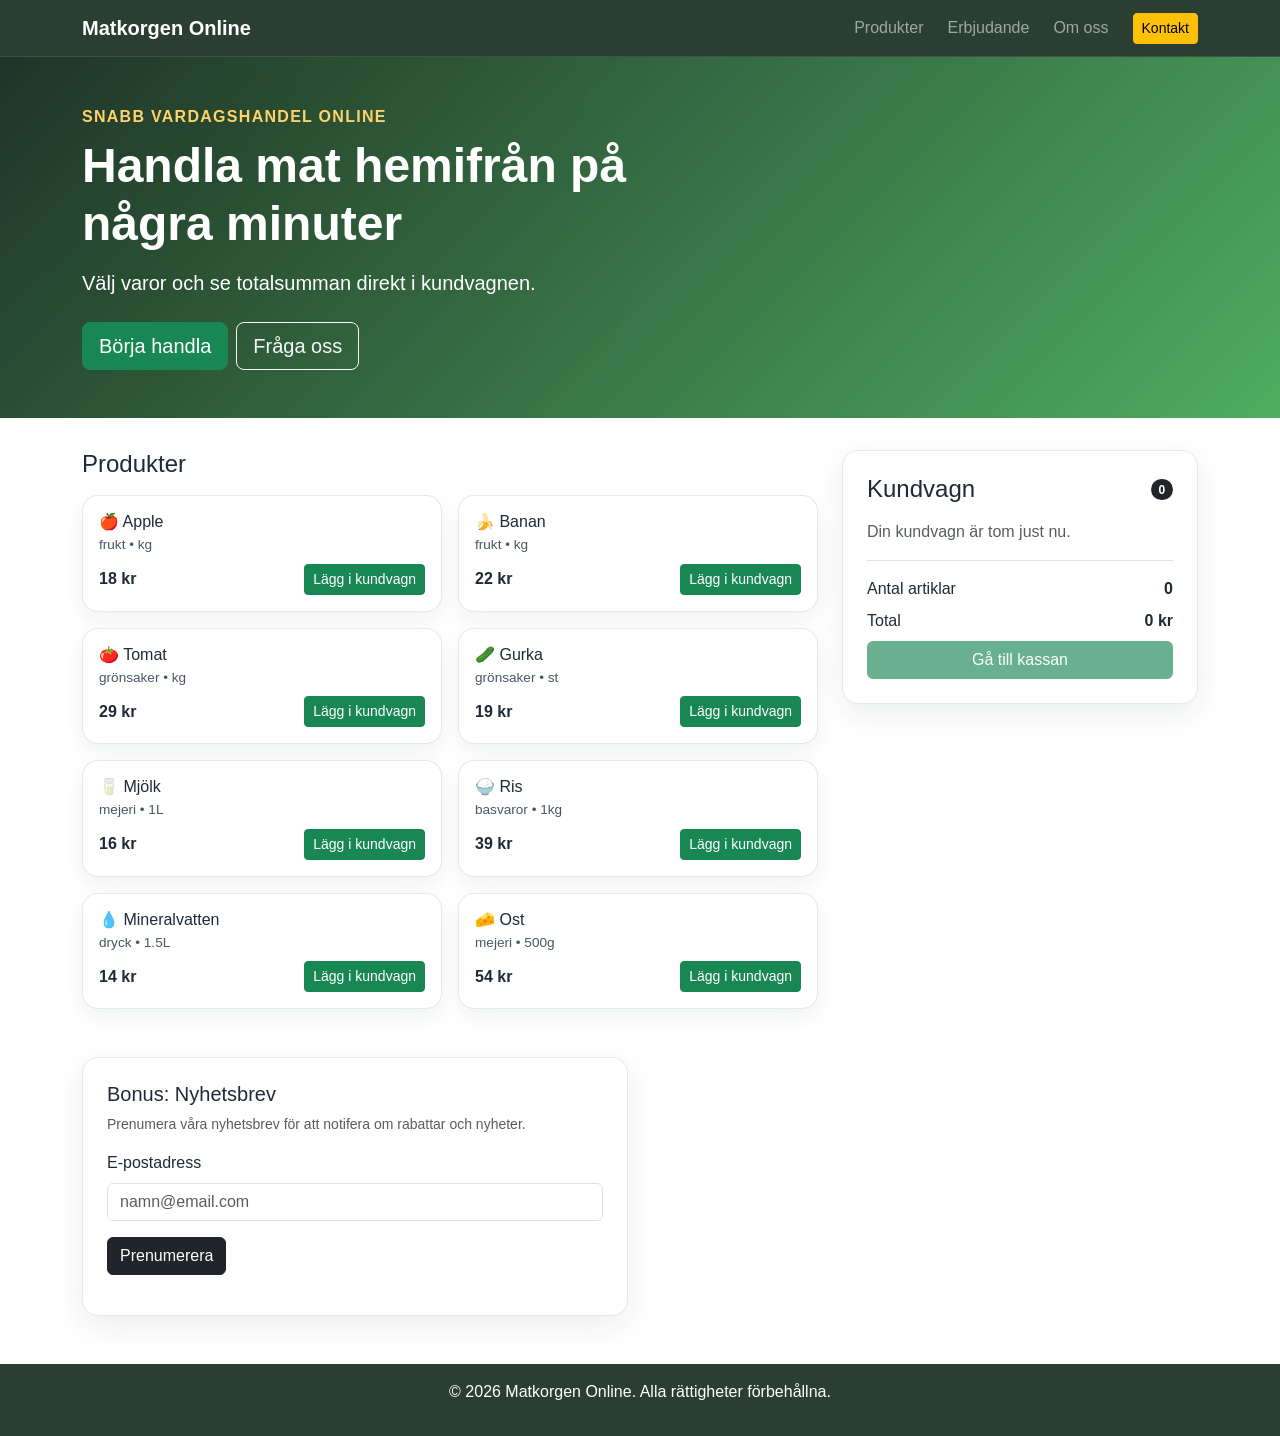
<file: index.html>
﻿<!DOCTYPE html>
<html lang="sv">

<head>
    <meta charset="UTF-8">
    <meta name="viewport" content="width=device-width, initial-scale=1.0">

    <!-- SEO-->
    <meta name="description" content="Interaktiv grocery online shopping-webbplats med kundvagn och kontaktformulär.">
    <meta name="keywords" content="Podukter, shopping-webbplats, Beställning, Leverans.">
    <meta name="author" content="Matkorgen Online">
    <meta name="robots" content="index, follow">
    <title>Matkorgen-Online</title>

    <!-- bootstrap css CDN-Link-->
    <link href="https://cdn.jsdelivr.net/npm/bootstrap@5.3.3/dist/css/bootstrap.min.css" rel="stylesheet">

    <link rel="stylesheet" href="style.css">
    <script src="script.js"></script>
</head>

<body>
    <!-- Navbar -->
    <nav class="navbar navbar-expand-lg sticky-top navbar-dark glass-nav">
        <div class="container">
            <a class="navbar-brand fw-bold" href="index.html">Matkorgen Online</a>
            <button class="navbar-toggler" type="button" data-bs-toggle="collapse" data-bs-target="#mainNav">
                <span class="navbar-toggler-icon"></span>
            </button>
            <div class="collapse navbar-collapse" id="mainNav">
                <ul class="navbar-nav ms-auto align-items-lg-center gap-lg-2">
                    <li class="nav-item">
                        <a class="nav-link" href="#produkter">Produkter</a>
                    </li>
                    <li class="nav-item">
                        <a class="nav-link" href="#">Erbjudande</a>
                    </li>
                    <li class="nav-item">
                        <a class="nav-link" href="#">Om oss</a>
                    </li>
                    <li class="nav-item">
                        <a class="btn btn-warning btn-sm ms-lg-2" href="contact.html">Kontakt</a>
                    </li>
                </ul>
            </div>
        </div>
    </nav>

    <!-- Header card -->
    <header class="hero-section py-5" style="margin-bottom: 2rem;">
        <div class="container">
            <div class="row align-items-center g-4">
                <div class="col-lg-7">
                    <p class="text-uppercase fw-semibold hero-kicker mb-2">Snabb vardagshandel online</p>
                    <h1 class="display-5 fw-bold mb-3">Handla mat hemifrån på några minuter</h1>
                    <p class="lead mb-4">
                        Välj varor och se totalsumman direkt i kundvagnen.
                    </p>
                    <div class="d-flex flex-wrap gap-2">
                        <a href="#produkter" class="btn btn-success btn-lg">Börja handla</a>
                        <a href="contact.html" class="btn btn-outline-light btn-lg">Fråga oss</a>
                    </div>
                </div>
            </div>
        </div>
    </header>

    <!-- Main card -->
    <main class="pb-5">
        <section id="produkter" class="container">
            <div class="row g-4">
                <div class="col-lg-8">
                    <div class="d-flex justify-content-between align-items-center mb-3">
                        <h2 class="h4 mb-0">Produkter</h2>
                    </div>
                    <div class="row g-3" id="productList" aria-live="polite"></div>
                </div>

                <div class="col-lg-4">
                    <aside class="cart-panel p-3 p-md-4">
                        <div class="d-flex justify-content-between align-items-center mb-3">
                            <h2 class="h4 mb-0">Kundvagn</h2>
                            <span class="badge rounded-pill text-bg-dark" id="cartBadge">0</span>
                        </div>

                        <div id="cartItems" class="cart-items mb-3">
                            <p class="text-muted mb-0">Din kundvagn är tom just nu.</p>
                        </div>

                        <div class="cart-summary border-top pt-3">
                            <div class="d-flex justify-content-between mb-2">
                                <span>Antal artiklar</span>
                                <strong id="cartItemCount">0</strong>
                            </div>
                            <div class="d-flex justify-content-between mb-2">
                                <span>Total</span>
                                <strong id="cartTotal">0 kr</strong>
                            </div>
                            <div class="d-grid gap-2">
                                <button type="button" id="checkoutBtn" class="btn btn-success" data-bs-toggle="modal"
                                    data-bs-target="#checkoutModal" disabled>Gå till kassan</button>
                            </div>
                        </div>
                    </aside>
                </div>
            </div>
        </section>

        <!-- Bonus -->
        <section id="om-oss" class="container mt-5">
            <div class="row g-4">
                <div class="col-md-6">
                    <form id="newsletterForm" class="info-card p-4 h-100">
                        <h3 class="h5">Bonus: Nyhetsbrev</h3>
                        <p class="text-muted small">Prenumera våra nyhetsbrev för att notifera om rabattar och nyheter.</p>
                        <label for="newsletterEmail" class="form-label">E-postadress</label>
                        <input type="email" id="newsletterEmail" class="form-control mb-3" placeholder="namn@email.com"
                            required>
                        <button type="submit" class="btn btn-dark">Prenumerera</button>
                        <p id="newsletterMessage" class="small mt-3 mb-0" aria-live="polite"></p>
                    </form>
                </div>
            </div>
        </section>

        <!-- Sammanfattning -->
        <section>
            <div class="modal fade" id="checkoutModal" tabindex="-1" aria-labelledby="checkoutModalLabel"
                aria-hidden="true">
                <div class="modal-dialog modal-dialog-centered">
                    <div class="modal-content">
                        <div class="modal-header">
                            <h2 class="modal-title fs-5" id="checkoutModalLabel">Kassasammanfattning</h2>
                            <button type="button" class="btn-close" data-bs-dismiss="modal" aria-label="Stäng"></button>
                        </div>
                        <div class="modal-body">
                            <div id="checkoutSummary"></div>
                        </div>
                        <div class="modal-footer">
                            <button type="button" class="btn btn-secondary" data-bs-dismiss="modal">Stäng</button>
                            <button type="button" id="confirmOrderBtn" class="btn btn-success">Bekräfta order</button>
                        </div>
                    </div>
                </div>
            </div>
        </section>
    </main>

    <!-- Footer -->
    <footer style="background-color: #132a1fe6;">
        <div class="text-center p-3" style="color: white;">
            <p> &copy; 2026 Matkorgen Online. Alla rättigheter förbehållna.</p>
        </div>
    </footer>

    <!-- Bootstrap JavaScript-->
    <script src="https://cdn.jsdelivr.net/npm/bootstrap@5.3.3/dist/js/bootstrap.bundle.min.js"></script>

</body>
</html>
</file>
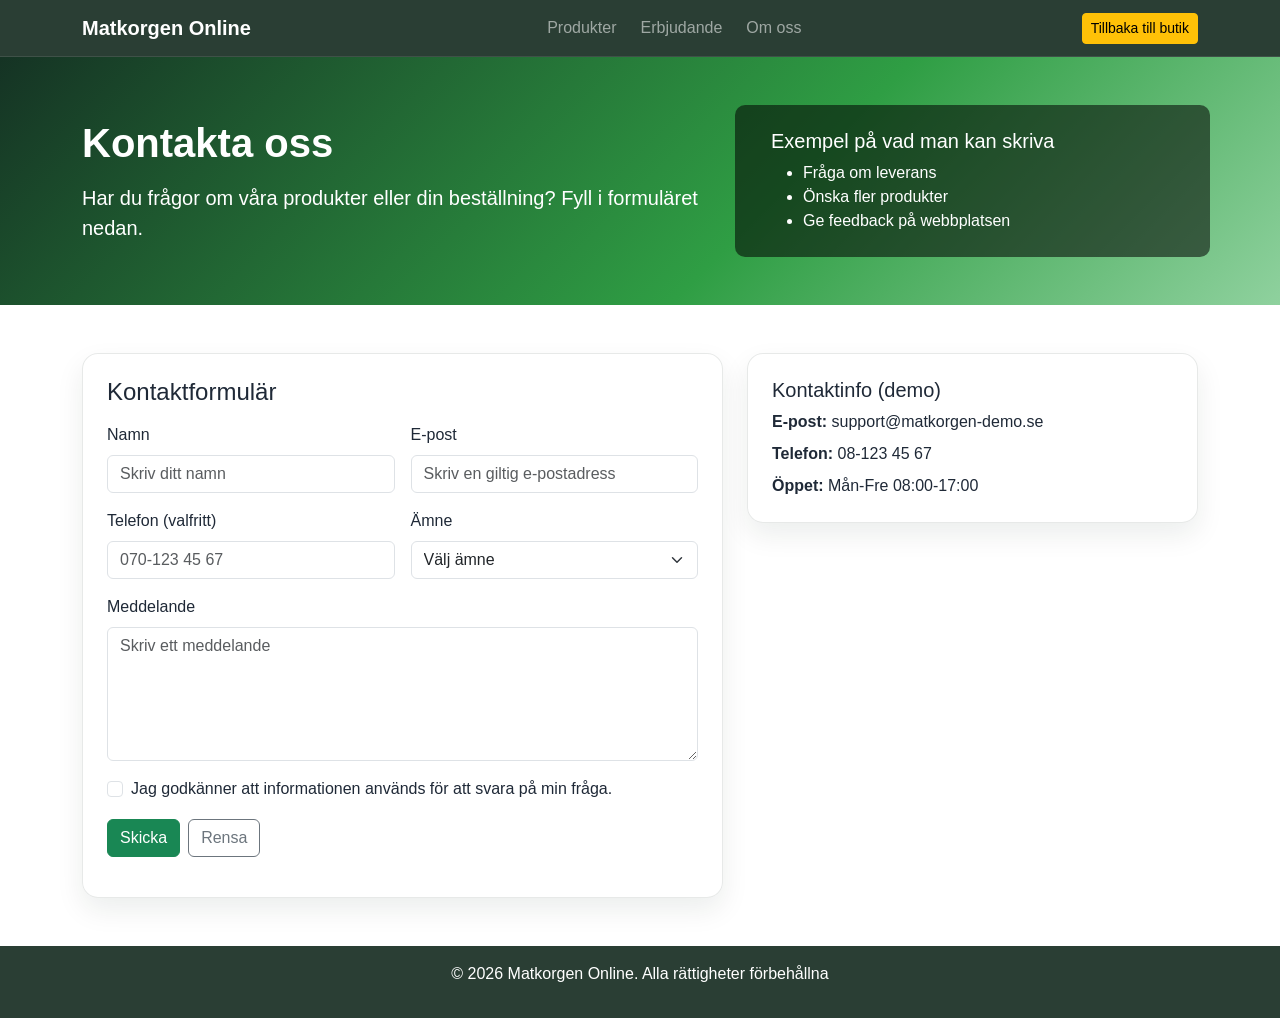
<file: contact.html>
﻿<!DOCTYPE html>
<html lang="sv">

<head>
    <meta charset="UTF-8">
    <meta name="viewport" content="width=device-width, initial-scale=1.0">

    <!-- SEO-->
    <meta name="description" content="Kontaktformulär för MatKorgen Online.">
    <title>Kontakt | MatKorgen Online</title>

    <!-- Bootstrap CSS-->
    <link href="https://cdn.jsdelivr.net/npm/bootstrap@5.3.3/dist/css/bootstrap.min.css" rel="stylesheet">
    <link rel="stylesheet" href="style.css">
    <script src="contact.js"></script>
</head>

<body>
    <!-- Navbar -->
    <nav class="navbar navbar-expand-lg sticky-top navbar-dark glass-nav">
        <div class="container">
            <a class="navbar-brand fw-bold" href="index.html">Matkorgen Online</a>
            <button class="navbar-toggler" type="button" data-bs-toggle="collapse" data-bs-target="#mainNav">
                <span class="navbar-toggler-icon"></span>
            </button>
            <div class="collapse navbar-collapse" id="mainNav">
                <ul class="navbar-nav ms-auto align-items-lg-center gap-lg-2">
                    <li class="nav-item">
                        <a class="nav-link" href="index.html#produkter">Produkter</a>
                    </li>
                    <li class="nav-item">
                        <a class="nav-link" href="#">Erbjudande</a>
                    </li>
                    <li class="nav-item">
                        <a class="nav-link" href="#">Om oss</a>
                    </li>
                </ul>
                <div class="ms-auto">
                    <a class="btn btn-warning btn-sm" href="index.html">Tillbaka till butik</a>
                </div>
            </div>
        </div>
    </nav>

    <!-- Header -->
    <header class="contact-hero py-5">
        <div class="container">
            <div class="row g-4 align-items-center">
                <div class="col-lg-7">
                    <h1 class="display-6 fw-bold mb-3">Kontakta oss</h1>
                    <p class="lead mb-0">
                        Har du frågor om våra produkter eller din beställning? Fyll i formuläret nedan.
                    </p>
                </div>
                <div class="col-lg-5 contactHead">
                    <div class="hero-card p-4">
                        <h2 class="h5">Exempel på vad man kan skriva</h2>
                        <ul class="mb-0">
                            <li>Fråga om leverans</li>
                            <li>Önska fler produkter</li>
                            <li>Ge feedback på webbplatsen</li>
                        </ul>
                    </div>
                </div>
            </div>
        </div>
    </header>

    <!-- Formulär -->
    <main class="container py-4 py-md-5">
        <div class="row g-4">
            <div class="col-lg-7">
                <section class="contact-card p-3 p-md-4">
                    <h2 class="h4 mb-3">Kontaktformulär</h2>
                    <form id="contactForm" novalidate>
                        <div class="row g-3">
                            <div class="col-md-6">
                                <label for="fullName" class="form-label">Namn</label>
                                <input type="text" id="fullName" class="form-control" placeholder="Skriv ditt namn">
                            </div>
                            <div class="col-md-6">
                                <label for="email" class="form-label">E-post</label>
                                <input type="email" id="email" class="form-control"
                                    placeholder="Skriv en giltig e-postadress">
                            </div>
                            <div class="col-md-6">
                                <label for="phone" class="form-label">Telefon (valfritt)</label>
                                <input type="tel" id="phone" class="form-control" placeholder="070-123 45 67">
                            </div>
                            <div class="col-md-6">
                                <label for="topic" class="form-label">Ämne</label>
                                <select id="topic" class="form-select" required>
                                    <option value="">Välj ämne</option>
                                    <option value="leverans">Leverans</option>
                                    <option value="produkt">Produktfråga</option>
                                    <option value="bestallning">Beställning</option>
                                    <option value="annat">Annat</option>
                                </select>
                                <div class="invalid-feedback">Välj ett ämne.</div>
                            </div>
                            <div class="col-12">
                                <label for="message" class="form-label">Meddelande</label>
                                <textarea id="message" class="form-control" rows="5"
                                    placeholder="Skriv ett meddelande"></textarea>
                            </div>
                            <div class="col-12">
                                <div class="form-check">
                                    <input class="form-check-input" type="checkbox" id="consent" required>
                                    <label class="form-check-label" for="consent">
                                        Jag godkänner att informationen används för att svara på min fråga.
                                    </label>
                                    <div class="invalid-feedback">Du måste godkänna.</div>
                                </div>
                            </div>
                            <div class="col-12 d-flex flex-wrap gap-2">
                                <button type="submit" class="btn btn-success">Skicka</button>
                                <button type="reset" class="btn btn-outline-secondary">Rensa</button>
                            </div>
                        </div>
                    </form>
                    <div id="formResult" class="mt-3"></div>
                </section>
            </div>

            <!-- Information -->
            <div class="col-lg-5">
                <section class="contact-card p-3 p-md-4 mb-4">
                    <h2 class="h5">Kontaktinfo (demo)</h2>
                    <p class="mb-2"><strong>E-post:</strong> support@matkorgen-demo.se</p>
                    <p class="mb-2"><strong>Telefon:</strong> 08-123 45 67</p>
                    <p class="mb-0"><strong>Öppet:</strong> Mån-Fre 08:00-17:00</p>
                </section>
            </div>
        </div>
    </main>

    <!-- Footer -->
    <footer style="background-color: #132a1fe6;">
        <div class="text-center p-3" style="color: white;">
            <p> &copy; 2026 Matkorgen Online. Alla rättigheter förbehållna</p>
        </div>
    </footer>

    <!-- Bootstrap JavaScript -->
    <script src="https://cdn.jsdelivr.net/npm/bootstrap@5.3.3/dist/js/bootstrap.bundle.min.js"></script>
</body>
</html>
</file>
<file: style.css>
:root {
    --bg-dark: #132a1f;
    --bg-soft: #eef6ef;
    --card: #ffffff;
    --accent: #2f9e44;
    --accent-2: #f59f00;
    --text-main: #1f2937;
    --border-soft: rgba(19, 42, 31, 0.1);
}

* {
    box-sizing: border-box;
}

body {
    margin: 0;
    font-family: Arial, Helvetica, sans-serif;
    color: var(--text-main);
}

.glass-nav {
    background: #132a1fe6;
    backdrop-filter: blur(10px);
    border-bottom: 1px solid rgba(255, 255, 255, 0.1);
}

.contactHead {
    background-color: #0000008a;
    border-radius: 10px;
}

.hero-section {
    background:
        linear-gradient(135deg, rgba(19, 42, 31, 0.95), rgba(47, 158, 68, 0.85)),
        radial-gradient(circle at 15% 20%, rgba(245, 159, 0, 0.25), transparent 45%);
    color: #fff;
    position: relative;
}

.hero-kicker {
    letter-spacing: 0.08em;
    color: #ffd36a;
}

.cart-panel,
.info-card {
    background: rgba(255, 255, 255, 0.92);
    border-radius: 16px;
    border: 1px solid var(--border-soft);
    box-shadow: 0 10px 30px rgba(19, 42, 31, 0.08);
}

.product-card {
    background: var(--card);
    border-radius: 16px;
    border: 1px solid var(--border-soft);
    box-shadow: 0 8px 20px rgba(19, 42, 31, 0.06);
    transition: transform 0.2s ease, box-shadow 0.2s ease;
    height: 100%;
}

.product-card:hover {
    transform: translateY(-4px);
    box-shadow: 0 14px 30px rgba(19, 42, 31, 0.12);
}

.product-meta {
    font-size: 13.6px;
    color: #4b5563;
}

.cart-item {
    border: 1px solid var(--border-soft);
    border-radius: 13.6px;
    padding: 12px;
    background: #fbfdfb;
}

.qty-btn {
    width: 28px;
    height: 28px;
    border: 1px solid #ced4da;
    border-radius: 50%;
    background: #fff;
    line-height: 1;
}


.contact-hero {
    background: linear-gradient(135deg, #153324, #2f9e44 60%, #8fd19e);
    color: #fff;
}

.contact-card {
    background: rgba(255, 255, 255, 0.96);
    border: 1px solid var(--border-soft);
    border-radius: 16px;
    box-shadow: 0 12px 28px rgba(19, 42, 31, 0.08);
}

@media (max-width: 991.98px) {
    .cart-items {
        max-height: 300px;
    }
}

@media (max-width: 575.98px) {
    .hero-section {
        padding-top: 32px;
    }

    .product-card .btn {
        width: 100%;
    }
}
</file>
